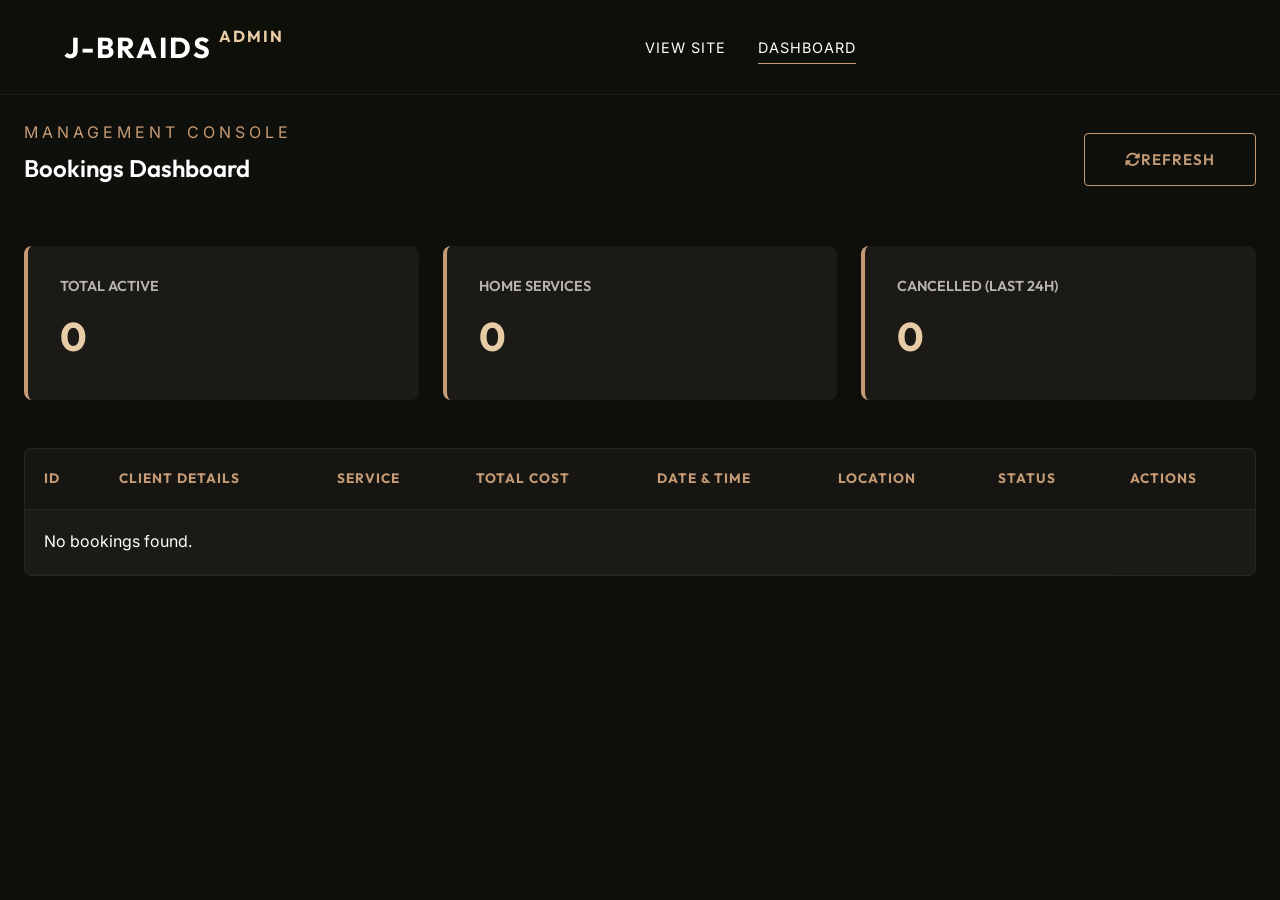
<file: admin.html>
<!DOCTYPE html>
<html lang="en">
<head>
    <meta charset="UTF-8">
    <meta name="viewport" content="width=device-width, initial-scale=1.0">
    <title>Admin Dashboard | J-Braids Abuja</title>
    <!-- Google Fonts -->
    <link href="https://fonts.googleapis.com/css2?family=Inter:wght@300;400;500;600&family=Outfit:wght@400;600;700;800&display=swap" rel="stylesheet">
    <link rel="stylesheet" href="https://cdnjs.cloudflare.com/ajax/libs/font-awesome/6.4.0/css/all.min.css">
    <link rel="stylesheet" href="css/style.css">
</head>
<body>

    <header class="site-header">
        <div class="container nav-container">
            <a href="index.html" class="logo">J-BRAIDS <span style="color:var(--color-primary-light); font-size: 1rem; vertical-align: top;">ADMIN</span></a>
            <nav class="nav-links">
                <a href="index.html">View Site</a>
                <a href="#" class="active">Dashboard</a>
            </nav>
            <div class="nav-actions">
                <button class="mobile-toggle"><i class="fas fa-bars"></i></button>
            </div>
        </div>
    </header>

    <div class="container admin-container">
        <div class="admin-header">
            <div>
                <span class="section-subtitle">Management Console</span>
                <h2>Bookings Dashboard</h2>
            </div>
            <div>
                <button id="refresh-btn" class="btn btn-outline"><i class="fas fa-sync-alt"></i> Refresh</button>
            </div>
        </div>

        <div class="stat-grid">
            <div class="stat-card">
                <h4>Total Active</h4>
                <div class="stat-value" id="stat-active">0</div>
            </div>
            <div class="stat-card">
                <h4>Home Services</h4>
                <div class="stat-value" id="stat-home">0</div>
            </div>
            <div class="stat-card">
                <h4>Cancelled (Last 24h)</h4>
                <div class="stat-value" id="stat-cancelled">0</div>
            </div>
        </div>

        <div class="table-responsive">
            <table class="admin-table" id="bookings-table">
                <thead>
                    <tr>
                        <th>ID</th>
                        <th>Client Details</th>
                        <th>Service</th>
                        <th>Total Cost</th>
                        <th>Date & Time</th>
                        <th>Location</th>
                        <th>Status</th>
                        <th>Actions</th>
                    </tr>
                </thead>
                <tbody id="bookings-tbody">
                    <!-- Javascript injected rows -->
                </tbody>
            </table>
        </div>
    </div>

    <!-- Reschedule Modal -->
    <div class="modal-overlay" id="reschedule-modal">
        <div class="modal-content">
            <h3 style="margin-bottom: 2rem;">Reschedule Booking #<span id="modal-booking-id"></span></h3>
            
            <form id="reschedule-form">
                <input type="hidden" id="reschedule-id">
                <div class="form-group" style="margin-bottom: 1.5rem;">
                    <label style="display:block; margin-bottom:0.5rem; color:var(--color-text-muted);">New Date</label>
                    <input type="date" id="new-date" class="form-control" style="width:100%; padding:1rem; background:var(--color-bg); border:1px solid rgba(255,255,255,0.1); color:white; border-radius:4px;" required>
                </div>
                <div class="form-group" style="margin-bottom: 2rem;">
                    <label style="display:block; margin-bottom:0.5rem; color:var(--color-text-muted);">New Time</label>
                    <input type="time" id="new-time" class="form-control" style="width:100%; padding:1rem; background:var(--color-bg); border:1px solid rgba(255,255,255,0.1); color:white; border-radius:4px;" required>
                </div>
                
                <div style="display: flex; gap: 1rem; justify-content: flex-end;">
                    <button type="button" class="btn btn-outline" id="close-modal-btn">Cancel</button>
                    <button type="submit" class="btn btn-primary">Save Changes</button>
                </div>
            </form>
        </div>
    </div>

    <!-- Delete Confirmation Modal -->
    <div class="modal-overlay" id="cancel-modal">
        <div class="modal-content">
            <h3 style="margin-bottom: 1rem; color: #ff7675;"><i class="fas fa-exclamation-triangle"></i> Cancel Booking</h3>
            <p class="text-muted" style="margin-bottom: 2rem;">Are you sure you want to cancel this booking? It will display as cancelled for 24 hours.</p>
            
            <input type="hidden" id="cancel-id">
            <div style="display: flex; gap: 1rem; justify-content: flex-end;">
                <button type="button" class="btn btn-outline" id="close-cancel-btn">Go Back</button>
                <button type="button" class="btn btn-primary" id="confirm-cancel-btn" style="background:#ff7675; color:white; border:none;">Yes, Cancel</button>
            </div>
        </div>
    </div>

    <script src="js/admin.js"></script>
</body>
</html>
</file>
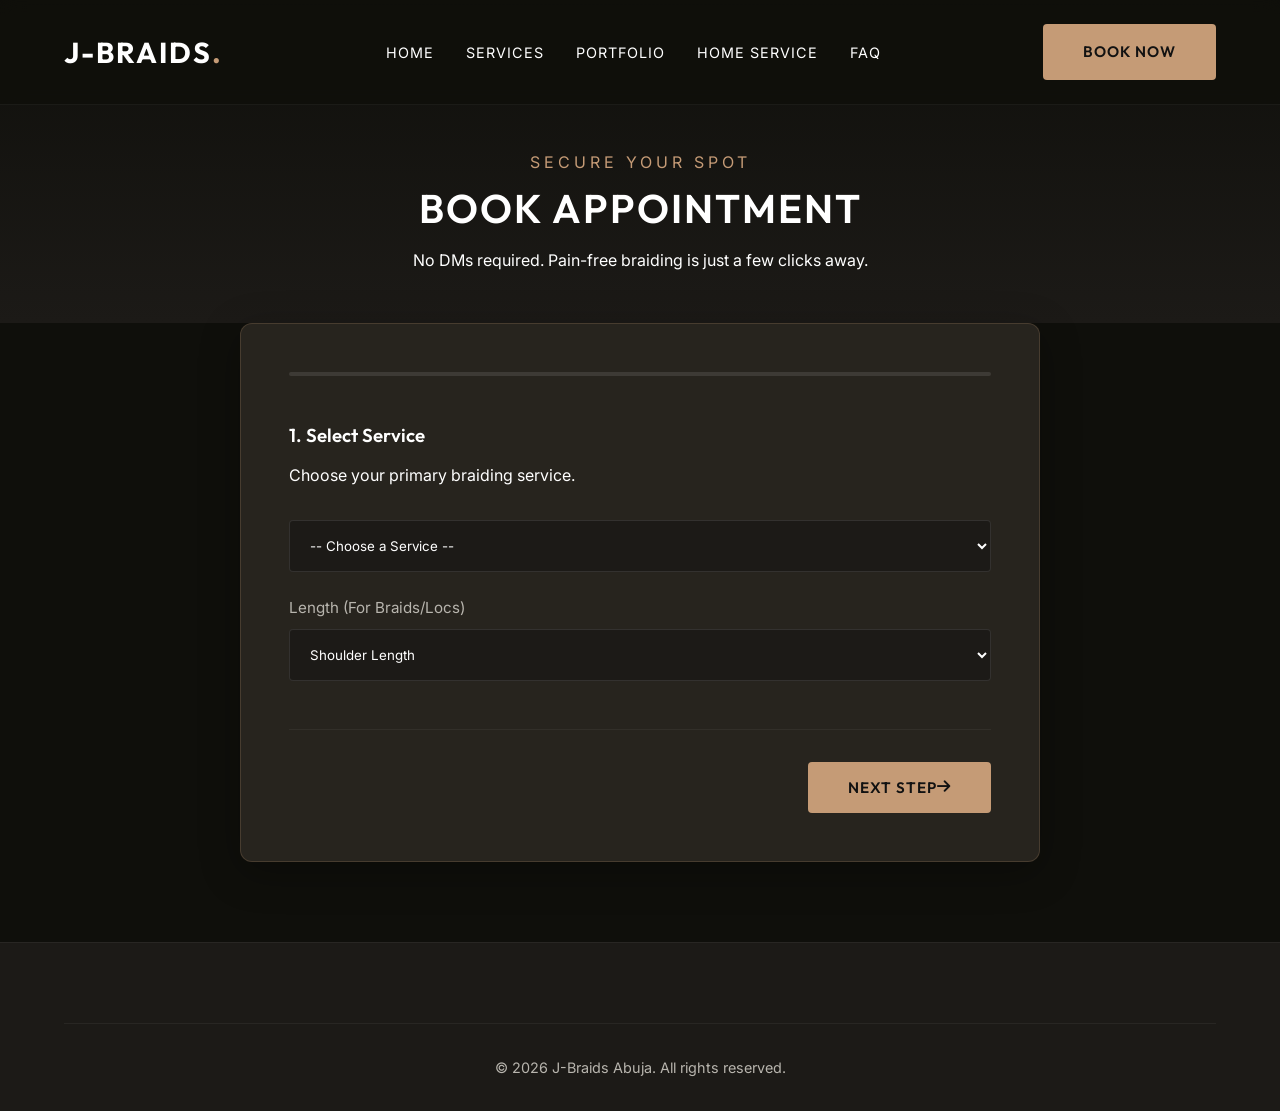
<file: booking.html>
<!DOCTYPE html>
<html lang="en">
<head>
    <meta charset="UTF-8">
    <meta name="viewport" content="width=device-width, initial-scale=1.0">
    <title>Book Appointment | J-Braids Abuja</title>
    <!-- Google Fonts -->
    <link href="https://fonts.googleapis.com/css2?family=Inter:wght@300;400;500;600&family=Outfit:wght@400;600;700;800&display=swap" rel="stylesheet">
    <link rel="stylesheet" href="https://cdnjs.cloudflare.com/ajax/libs/font-awesome/6.4.0/css/all.min.css">
    <link rel="stylesheet" href="css/style.css">
    <style>
        .booking-hero {
            padding-top: 150px;
            padding-bottom: 50px;
            text-align: center;
            background: linear-gradient(180deg, var(--color-bg) 0%, var(--color-bg-secondary) 100%);
        }
        
        .booking-container {
            max-width: 800px;
            background: var(--color-bg-tertiary);
            border: 1px solid rgba(197, 155, 118, 0.2);
            border-radius: 12px;
            padding: 3rem;
            margin: 0 auto 5rem;
            position: relative;
            box-shadow: 0 10px 40px rgba(0,0,0,0.3);
        }

        .progress-container {
            width: 100%;
            height: 4px;
            background: rgba(255,255,255,0.1);
            margin-bottom: 3rem;
            border-radius: 2px;
            overflow: hidden;
        }

        .progress-bar {
            height: 100%;
            background: var(--color-primary);
            width: 0%;
            transition: width 0.4s ease;
        }

        .booking-step {
            display: none;
            animation: fadeIn 0.4s ease forwards;
        }

        .booking-step.active {
            display: block;
        }

        @keyframes fadeIn {
            from { opacity: 0; transform: translateY(10px); }
            to { opacity: 1; transform: translateY(0); }
        }

        .form-group {
            margin-bottom: 1.5rem;
        }

        .form-group label {
            display: block;
            margin-bottom: 0.5rem;
            color: var(--color-text-muted);
            font-size: 0.95rem;
        }

        .form-control {
            width: 100%;
            padding: 1rem;
            background: var(--color-bg-secondary);
            border: 1px solid rgba(255,255,255,0.1);
            color: var(--color-text);
            border-radius: 4px;
            font-family: var(--font-body);
        }

        .form-control:focus {
            outline: none;
            border-color: var(--color-primary);
        }

        .radio-grid {
            display: grid;
            grid-template-columns: 1fr 1fr;
            gap: 1rem;
        }

        .radio-card {
            position: relative;
        }

        .radio-card input {
            position: absolute;
            opacity: 0;
            cursor: pointer;
        }

        .radio-card label {
            display: block;
            padding: 1.5rem;
            background: var(--color-bg-secondary);
            border: 1px solid rgba(255,255,255,0.1);
            border-radius: 8px;
            cursor: pointer;
            transition: var(--transition);
        }

        .radio-card input:checked ~ label {
            border-color: var(--color-primary);
            background: rgba(197, 155, 118, 0.1);
            box-shadow: var(--shadow-glow);
        }

        .radio-card label strong {
            display: block;
            font-family: var(--font-heading);
            font-size: 1.1rem;
            margin-bottom: 0.5rem;
            color: var(--color-text);
        }

        .step-actions {
            display: flex;
            justify-content: space-between;
            margin-top: 3rem;
            border-top: 1px solid rgba(255,255,255,0.05);
            padding-top: 2rem;
        }

        #home-service-fields {
            display: none;
            margin-top: 1.5rem;
            padding: 1.5rem;
            background: rgba(197, 155, 118, 0.05);
            border-radius: 8px;
            border-left: 3px solid var(--color-primary);
        }
        
        .success-message {
            display: none;
            text-align: center;
        }
        .success-message i {
            font-size: 4rem;
            color: var(--color-success);
            margin-bottom: 1rem;
        }
    </style>
</head>
<body>

    <header class="site-header">
        <div class="container nav-container">
            <a href="index.html" class="logo">J-BRAIDS<span>.</span></a>
            <nav class="nav-links">
                <a href="index.html">Home</a>
                <a href="services.html">Services</a>
                <a href="portfolio.html">Portfolio</a>
                <a href="home-service.html">Home Service</a>
                <a href="faq.html">FAQ</a>
            </nav>
            <div class="nav-actions">
                <a href="booking.html" class="btn btn-primary">Book Now</a>
                <button class="mobile-toggle"><i class="fas fa-bars"></i></button>
            </div>
        </div>
    </header>

    <section class="booking-hero">
        <div class="container">
            <span class="section-subtitle">Secure Your Spot</span>
            <h1 class="section-title" style="margin-bottom: 1rem;">Book Appointment</h1>
            <p class="text-muted">No DMs required. Pain-free braiding is just a few clicks away.</p>
        </div>
    </section>

    <div class="container">
        <div class="booking-container">
            
            <div id="booking-success" class="success-message">
                <i class="fas fa-check-circle"></i>
                <h2>Booking Confirmed!</h2>
                <p class="text-muted">Your appointment has been successfully booked. We've sent the details via SMS.</p>
                <div style="margin-top: 2rem;">
                    <a href="index.html" class="btn btn-primary">Return Home</a>
                </div>
            </div>

            <form id="booking-form">
                <div class="progress-container">
                    <div class="progress-bar" id="booking-progress"></div>
                </div>

                <!-- Step 1: Select Service -->
                <div class="booking-step active">
                    <h3>1. Select Service</h3>
                    <p class="text-muted" style="margin-bottom: 2rem;">Choose your primary braiding service.</p>
                    
                    <div class="form-group">
                        <select name="service" class="form-control" required>
                            <option value="">-- Choose a Service --</option>
                            <optgroup label="Braids">
                                <option value="knotless_medium">Medium Knotless Braids</option>
                                <option value="knotless_large">Large/Jumbo Knotless Braids</option>
                                <option value="knotless_small">Small Knotless Braids</option>
                                <option value="box_braids">Traditional Box Braids</option>
                                <option value="ghana_weaving">Ghana Weaving / Stitch Braids</option>
                            </optgroup>
                            <optgroup label="Locs & Natural Hair">
                                <option value="starter_locs">Starter Locs</option>
                                <option value="loc_retwist">Loc Retwist & Styling</option>
                                <option value="faux_locs">Bohemian Faux Locs</option>
                            </optgroup>
                            <optgroup label="Other Services">
                                <option value="kids_braids">Kids Braiding (Under 12)</option>
                                <option value="wig_revamp">Wig Revamp & Styling</option>
                            </optgroup>
                        </select>
                    </div>

                    <div class="form-group">
                        <label>Length (For Braids/Locs)</label>
                        <select name="length" class="form-control">
                            <option value="shoulder">Shoulder Length</option>
                            <option value="mid_back">Mid-Back Length (+₦5,000)</option>
                            <option value="waist">Waist Length (+₦10,000)</option>
                            <option value="knee">Knee Length (+₦20,000)</option>
                        </select>
                    </div>

                    <div class="step-actions" style="justify-content: flex-end;">
                        <button type="button" class="btn btn-primary next-step">Next Step <i class="fas fa-arrow-right"></i></button>
                    </div>
                </div>

                <!-- Step 2: Location & Add-ons -->
                <div class="booking-step">
                    <h3>2. Location & Add-ons</h3>
                    <p class="text-muted" style="margin-bottom: 2rem;">Where would you like to get styled?</p>
                    
                    <div class="form-group radio-grid">
                        <div class="radio-card">
                            <input type="radio" name="service_location" id="loc-salon" value="salon" checked>
                            <label for="loc-salon">
                                <strong><i class="fas fa-store"></i> In-Salon Visit</strong>
                                <span class="text-muted" style="font-size: 0.9em;">4 Lobito Crescent, Wuse 2. Free WiFi, snacks.</span>
                            </label>
                        </div>
                        <div class="radio-card">
                            <input type="radio" name="service_location" id="loc-home" value="home">
                            <label for="loc-home">
                                <strong><i class="fas fa-home"></i> Home Service</strong>
                                <span class="text-muted" style="font-size: 0.9em;">We come to you. Travel fee applies based on location.</span>
                            </label>
                        </div>
                    </div>

                    <div id="home-service-fields">
                        <div class="form-group">
                            <label>Abuja Area / District</label>
                            <select name="home_area" class="form-control">
                                <option value="wuse">Wuse / Maitama (+₦10,000 Travel Fee)</option>
                                <option value="garki">Garki / Asokoro (+₦15,000 Travel Fee)</option>
                                <option value="gwarinpa">Gwarinpa / Life Camp (+₦15,000 Travel Fee)</option>
                                <option value="lugbe">Lugbe / Airport Road (+₦25,000 Travel Fee)</option>
                            </select>
                        </div>
                        <div class="form-group">
                            <label>Full Address</label>
                            <input type="text" name="home_address" class="form-control" placeholder="House 4, Street Name, Estate...">
                        </div>
                    </div>

                    <div class="form-group" style="margin-top: 2rem;">
                        <label>Do you need hair washing before braiding?</label>
                        <select name="wash" class="form-control">
                            <option value="no">No, I will arrive with freshly washed/blow-dried hair.</option>
                            <option value="yes">Yes, add Wash & Conditioning (+₦5,000)</option>
                        </select>
                    </div>

                    <div class="step-actions">
                        <button type="button" class="btn btn-outline prev-step"><i class="fas fa-arrow-left"></i> Back</button>
                        <button type="button" class="btn btn-primary next-step">Next Step <i class="fas fa-arrow-right"></i></button>
                    </div>
                </div>

                <!-- Step 3: Date & Time -->
                <div class="booking-step">
                    <h3>3. Pick Date & Time</h3>
                    <p class="text-muted" style="margin-bottom: 2rem;">We are open 24/7. Select your preferred slot.</p>
                    
                    <div class="form-group">
                        <label>Preferred Date</label>
                        <input type="date" name="date" class="form-control" required>
                    </div>

                    <div class="form-group">
                        <label>Preferred Time (Note: Early Morning/Night slots may have a premium fee)</label>
                        <input type="time" name="time" class="form-control" required>
                    </div>

                    <div class="step-actions">
                        <button type="button" class="btn btn-outline prev-step"><i class="fas fa-arrow-left"></i> Back</button>
                        <button type="button" class="btn btn-primary next-step">Next Step <i class="fas fa-arrow-right"></i></button>
                    </div>
                </div>

                <!-- Step 4: Details & Confirm -->
                <div class="booking-step">
                    <h3>4. Your Details</h3>
                    <p class="text-muted" style="margin-bottom: 2rem;">Almost done! Let us know who to expect.</p>
                    
                    <div class="form-group">
                        <label>Full Name</label>
                        <input type="text" name="name" class="form-control" required placeholder="Jane Doe">
                    </div>

                    <div class="form-group">
                        <label>WhatsApp Number (For Reminders)</label>
                        <input type="tel" name="phone" class="form-control" required placeholder="+234 xxx xxxx">
                    </div>

                    <div class="form-group">
                        <label>Email Address</label>
                        <input type="email" name="email" class="form-control" required placeholder="jane@example.com">
                    </div>

                    <div class="form-group">
                        <label>Any special requests? (E.g. Tender headed, bringing own extensions)</label>
                        <textarea name="notes" class="form-control" rows="3" placeholder="Optional notes..."></textarea>
                    </div>

                    <div class="step-actions">
                        <button type="button" class="btn btn-outline prev-step"><i class="fas fa-arrow-left"></i> Back</button>
                        <button type="submit" class="btn btn-primary">Confirm Booking <i class="fas fa-check"></i></button>
                    </div>
                </div>

            </form>
        </div>
    </div>

    <footer class="site-footer">
        <div class="container">
            <div class="footer-bottom">
                &copy; 2026 J-Braids Abuja. All rights reserved.
            </div>
        </div>
    </footer>

    <script src="js/main.js"></script>
</body>
</html>
</file>
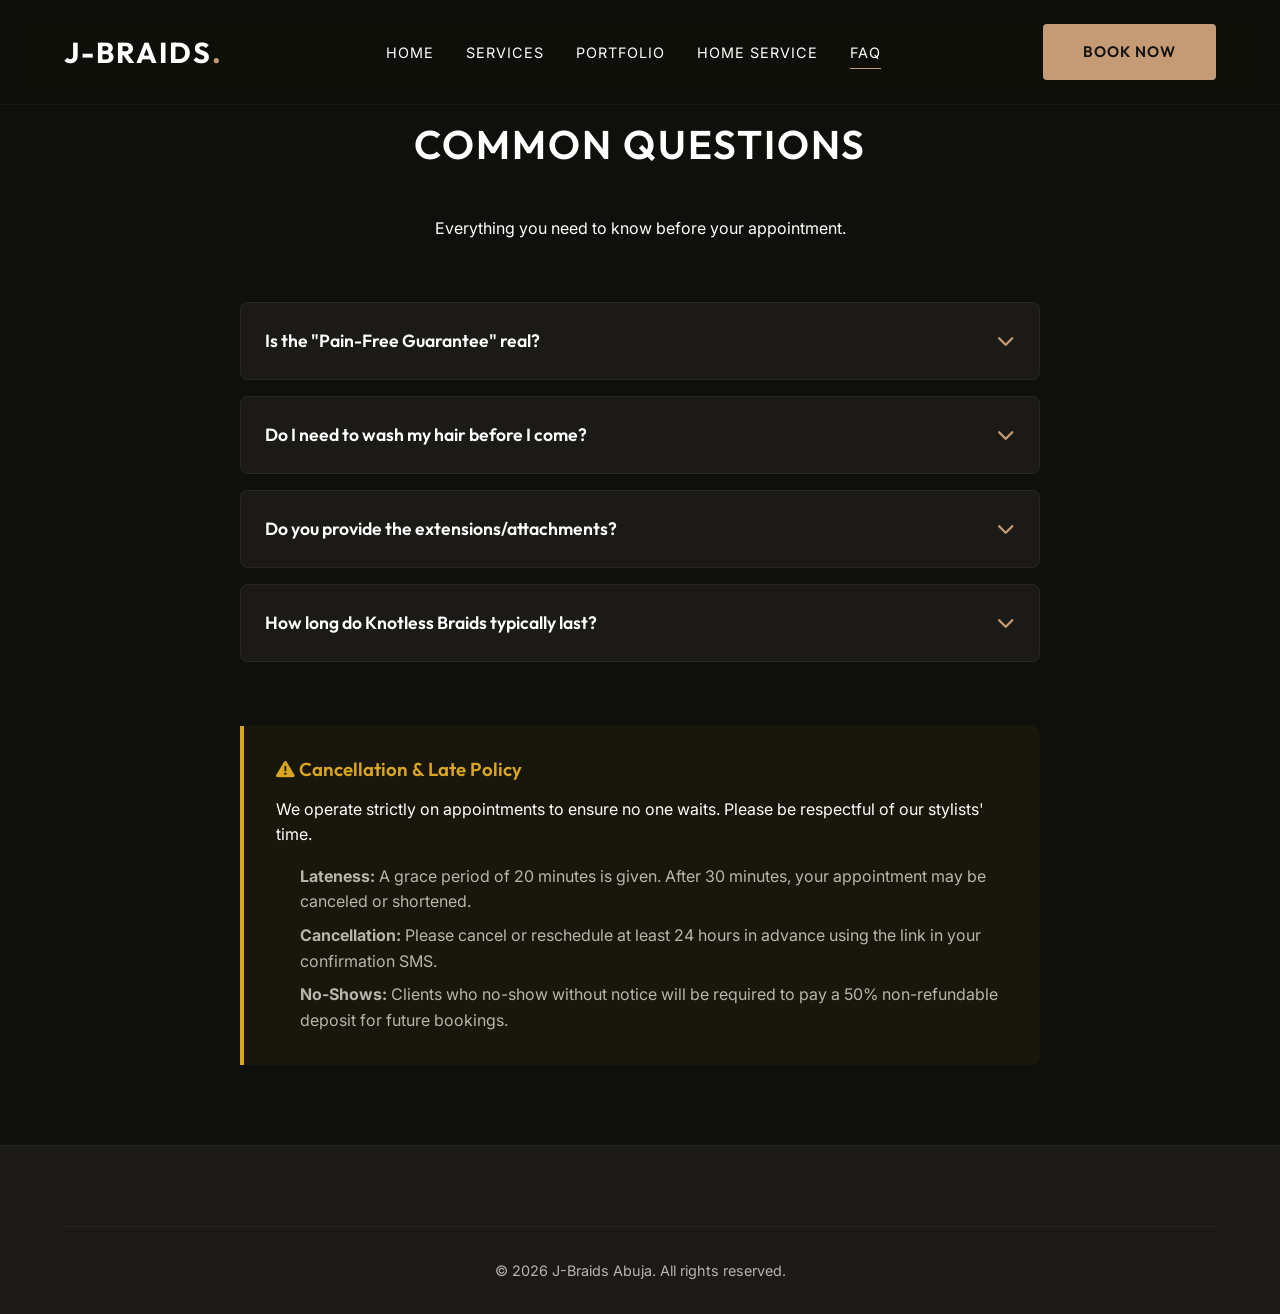
<file: faq.html>
<!DOCTYPE html>
<html lang="en">
<head>
    <meta charset="UTF-8">
    <meta name="viewport" content="width=device-width, initial-scale=1.0">
    <title>FAQ & Policies | J-Braids Abuja</title>
    <link href="https://fonts.googleapis.com/css2?family=Inter:wght@300;400;500;600&family=Outfit:wght@400;600;700;800&display=swap" rel="stylesheet">
    <link rel="stylesheet" href="https://cdnjs.cloudflare.com/ajax/libs/font-awesome/6.4.0/css/all.min.css">
    <link rel="stylesheet" href="css/style.css">
    <style>
        .faq-hero {
            padding: 120px 0 60px;
            text-align: center;
        }

        .faq-container {
            max-width: 800px;
            margin: 0 auto 5rem;
        }

        .faq-item {
            background: var(--color-bg-secondary);
            border: 1px solid rgba(255,255,255,0.05);
            border-radius: 8px;
            margin-bottom: 1rem;
            overflow: hidden;
            transition: var(--transition);
        }

        .faq-item:hover {
            border-color: rgba(197, 155, 118, 0.4);
        }

        .faq-question {
            padding: 1.5rem;
            cursor: pointer;
            display: flex;
            justify-content: space-between;
            align-items: center;
            font-family: var(--font-heading);
            font-size: 1.1rem;
            font-weight: 600;
        }

        .faq-question i {
            color: var(--color-primary);
            transition: transform 0.3s ease;
        }

        .faq-answer {
            padding: 0 1.5rem;
            max-height: 0;
            overflow: hidden;
            transition: all 0.3s ease;
            color: var(--color-text-muted);
        }

        .faq-item.active .faq-question i {
            transform: rotate(180deg);
        }

        .faq-item.active .faq-answer {
            padding: 0 1.5rem 1.5rem;
            max-height: 500px; /* Arbitrary large height for animation */
        }

        .policy-box {
            background: rgba(218, 165, 32, 0.05); /* Accent tint */
            border-left: 4px solid var(--color-accent);
            padding: 2rem;
            margin-top: 4rem;
            border-radius: 0 8px 8px 0;
        }

        .policy-box h3 {
            color: var(--color-accent);
            margin-bottom: 1rem;
        }
    </style>
</head>
<body>

    <header class="site-header">
        <div class="container nav-container">
            <a href="index.html" class="logo">J-BRAIDS<span>.</span></a>
            <nav class="nav-links">
                <a href="index.html">Home</a>
                <a href="services.html">Services</a>
                <a href="portfolio.html">Portfolio</a>
                <a href="home-service.html">Home Service</a>
                <a href="faq.html" class="active">FAQ</a>
            </nav>
            <div class="nav-actions">
                <a href="booking.html" class="btn btn-primary">Book Now</a>
                <button class="mobile-toggle"><i class="fas fa-bars"></i></button>
            </div>
        </div>
    </header>

    <section class="faq-hero">
        <div class="container">
            <h1 class="section-title">Common Questions</h1>
            <p class="text-muted">Everything you need to know before your appointment.</p>
        </div>
    </section>

    <div class="container">
        <div class="faq-container">
            
            <div class="faq-item">
                <div class="faq-question">
                    Is the "Pain-Free Guarantee" real? 
                    <i class="fas fa-chevron-down"></i>
                </div>
                <div class="faq-answer">
                    <p>Yes! This is our strict policy. We do not grip your edges tightly, and our knotless method ensures zero tension on your scalp. You should be able to sleep comfortably on the very same day.</p>
                </div>
            </div>

            <div class="faq-item">
                <div class="faq-question">
                    Do I need to wash my hair before I come?
                    <i class="fas fa-chevron-down"></i>
                </div>
                <div class="faq-answer">
                    <p>We prefer you arrive with detangled, washed, and blown-out hair. However, if you'd like us to handle that, simply add the "Wash & Deep Condition" add-on when booking for just ₦5,000.</p>
                </div>
            </div>

            <div class="faq-item">
                <div class="faq-question">
                    Do you provide the extensions/attachments?
                    <i class="fas fa-chevron-down"></i>
                </div>
                <div class="faq-answer">
                    <p>Our prices cover the workmanship only. We kindly ask clients to bring their preferred colour and brand of extensions to ensure complete satisfaction. We will text you exactly how many packs to bring after you book.</p>
                </div>
            </div>

            <div class="faq-item">
                <div class="faq-question">
                    How long do Knotless Braids typically last?
                    <i class="fas fa-chevron-down"></i>
                </div>
                <div class="faq-answer">
                    <p>With proper care, wrapping at night, and moisturizing your scalp, small to medium knotless braids can last 6 to 8 weeks beautifully.</p>
                </div>
            </div>

            <!-- Cancellation Policy -->
            <div class="policy-box">
                <h3><i class="fas fa-exclamation-triangle"></i> Cancellation & Late Policy</h3>
                <p>We operate strictly on appointments to ensure no one waits. Please be respectful of our stylists' time.</p>
                <ul style="margin-top: 1rem; margin-left: 1.5rem; color: var(--color-text-muted);">
                    <li style="margin-bottom: 0.5rem;"><strong>Lateness:</strong> A grace period of 20 minutes is given. After 30 minutes, your appointment may be canceled or shortened.</li>
                    <li style="margin-bottom: 0.5rem;"><strong>Cancellation:</strong> Please cancel or reschedule at least 24 hours in advance using the link in your confirmation SMS.</li>
                    <li><strong>No-Shows:</strong> Clients who no-show without notice will be required to pay a 50% non-refundable deposit for future bookings.</li>
                </ul>
            </div>

        </div>
    </div>

    <footer class="site-footer">
        <div class="container">
            <div class="footer-bottom">
                &copy; 2026 J-Braids Abuja. All rights reserved.
            </div>
        </div>
    </footer>

    <script src="js/main.js"></script>
    <script>
        // Simple FAQ Accordion Logic
        document.querySelectorAll('.faq-question').forEach(btn => {
            btn.addEventListener('click', () => {
                const parent = btn.parentElement;
                parent.classList.toggle('active');
            });
        });
    </script>
</body>
</html>
</file>
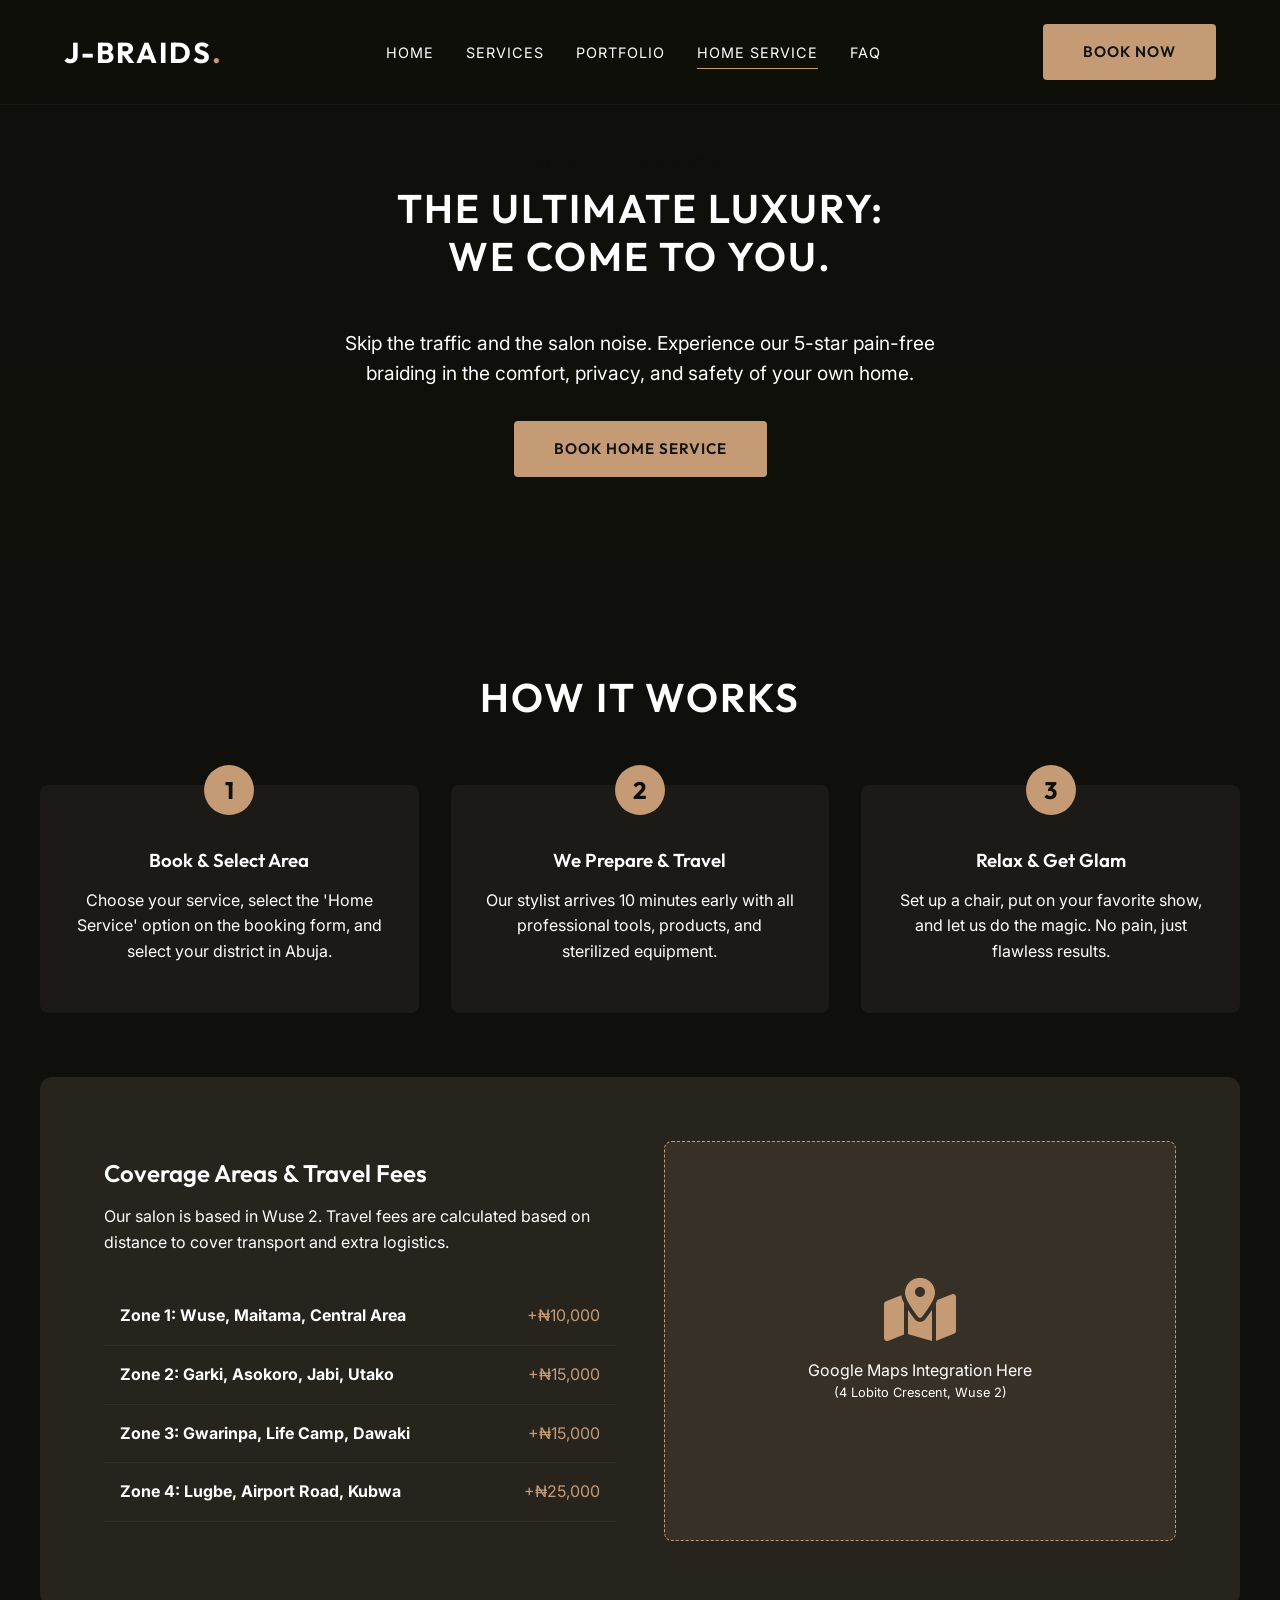
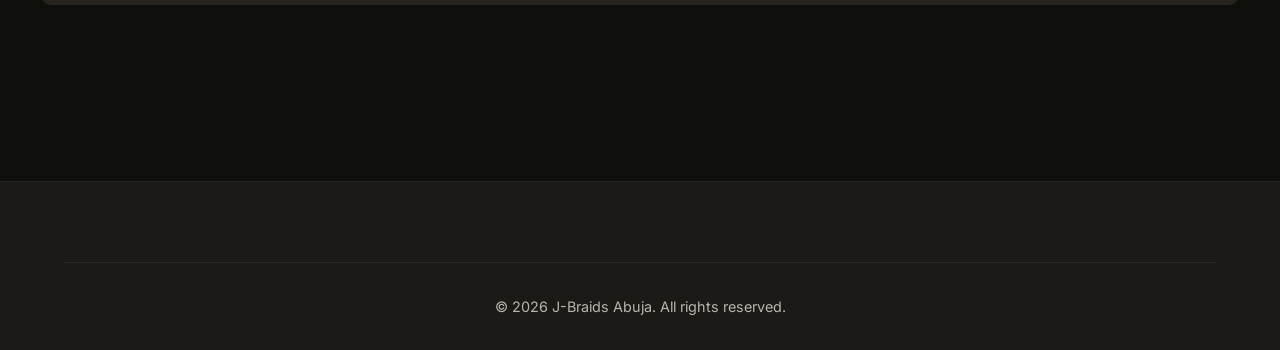
<file: home-service.html>
<!DOCTYPE html>
<html lang="en">
<head>
    <meta charset="UTF-8">
    <meta name="viewport" content="width=device-width, initial-scale=1.0">
    <title>Home Service 24/7 | J-Braids Abuja</title>
    <link href="https://fonts.googleapis.com/css2?family=Inter:wght@300;400;500;600&family=Outfit:wght@400;600;700;800&display=swap" rel="stylesheet">
    <link rel="stylesheet" href="https://cdnjs.cloudflare.com/ajax/libs/font-awesome/6.4.0/css/all.min.css">
    <link rel="stylesheet" href="css/style.css">
    <style>
        .hs-hero {
            padding: 150px 0 100px;
            background: linear-gradient(rgba(15,15,11,0.8), rgba(15,15,11,0.9)), url('https://images.unsplash.com/photo-1522337660859-02fbefca4702?auto=format&fit=crop&w=1200&q=80') center/cover;
            text-align: center;
        }

        .steps-container {
            display: grid;
            grid-template-columns: repeat(auto-fit, minmax(280px, 1fr));
            gap: 2rem;
            margin: 4rem 0;
        }

        .step-box {
            background: var(--color-bg-secondary);
            padding: 3rem 2rem;
            border-radius: 8px;
            text-align: center;
            position: relative;
        }

        .step-number {
            position: absolute;
            top: -20px;
            left: 50%;
            transform: translateX(-50%);
            width: 50px;
            height: 50px;
            background: var(--color-primary);
            color: var(--color-bg);
            border-radius: 50%;
            display: flex;
            justify-content: center;
            align-items: center;
            font-family: var(--font-heading);
            font-size: 1.5rem;
            font-weight: 700;
        }

        .map-section {
            background: var(--color-bg-tertiary);
            padding: 4rem;
            border-radius: 12px;
            display: grid;
            grid-template-columns: 1fr 1fr;
            gap: 3rem;
            align-items: center;
            margin-bottom: 5rem;
        }

        .zone-list li {
            padding: 1rem;
            border-bottom: 1px solid rgba(255,255,255,0.05);
            display: flex;
            justify-content: space-between;
        }

        @media(max-width: 768px) {
            .map-section {
                grid-template-columns: 1fr;
                padding: 2rem;
            }
        }
    </style>
</head>
<body>

    <header class="site-header">
        <div class="container nav-container">
            <a href="index.html" class="logo">J-BRAIDS<span>.</span></a>
            <nav class="nav-links">
                <a href="index.html">Home</a>
                <a href="services.html">Services</a>
                <a href="portfolio.html">Portfolio</a>
                <a href="home-service.html" class="active">Home Service</a>
                <a href="faq.html">FAQ</a>
            </nav>
            <div class="nav-actions">
                <a href="booking.html" class="btn btn-primary">Book Now</a>
                <button class="mobile-toggle"><i class="fas fa-bars"></i></button>
            </div>
        </div>
    </header>

    <section class="hs-hero">
        <div class="container" style="max-width: 700px;">
            <span class="section-subtitle" style="color: var(--color-bg);">At Your Doorstep</span>
            <h1 class="section-title">The Ultimate Luxury: <br>We Come To You.</h1>
            <p style="font-size: 1.2rem; margin-bottom: 2rem;">Skip the traffic and the salon noise. Experience our 5-star pain-free braiding in the comfort, privacy, and safety of your own home.</p>
            <a href="booking.html" class="btn btn-primary">Book Home Service</a>
        </div>
    </section>

    <div class="container section">
        <div class="text-center">
            <h2 class="section-title">How It Works</h2>
        </div>

        <div class="steps-container">
            <div class="step-box">
                <div class="step-number">1</div>
                <h3 style="margin-top: 1rem;">Book & Select Area</h3>
                <p class="text-muted">Choose your service, select the 'Home Service' option on the booking form, and select your district in Abuja.</p>
            </div>
            <div class="step-box">
                <div class="step-number">2</div>
                <h3 style="margin-top: 1rem;">We Prepare & Travel</h3>
                <p class="text-muted">Our stylist arrives 10 minutes early with all professional tools, products, and sterilized equipment.</p>
            </div>
            <div class="step-box">
                <div class="step-number">3</div>
                <h3 style="margin-top: 1rem;">Relax & Get Glam</h3>
                <p class="text-muted">Set up a chair, put on your favorite show, and let us do the magic. No pain, just flawless results.</p>
            </div>
        </div>

        <div class="map-section">
            <div>
                <h2>Coverage Areas & Travel Fees</h2>
                <p class="text-muted" style="margin-bottom: 2rem;">Our salon is based in Wuse 2. Travel fees are calculated based on distance to cover transport and extra logistics.</p>
                
                <ul class="zone-list">
                    <li>
                        <strong>Zone 1: Wuse, Maitama, Central Area</strong>
                        <span class="text-primary">+₦10,000</span>
                    </li>
                    <li>
                        <strong>Zone 2: Garki, Asokoro, Jabi, Utako</strong>
                        <span class="text-primary">+₦15,000</span>
                    </li>
                    <li>
                        <strong>Zone 3: Gwarinpa, Life Camp, Dawaki</strong>
                        <span class="text-primary">+₦15,000</span>
                    </li>
                    <li>
                        <strong>Zone 4: Lugbe, Airport Road, Kubwa</strong>
                        <span class="text-primary">+₦25,000</span>
                    </li>
                </ul>
            </div>
            <div>
                <!-- Mock Map visual -->
                <div style="background: rgba(197, 155, 118, 0.1); border: 1px dashed var(--color-primary); height: 400px; border-radius: 8px; display: flex; justify-content: center; align-items: center; flex-direction: column;">
                    <i class="fas fa-map-marked-alt" style="font-size: 4rem; color: var(--color-primary); margin-bottom: 1rem;"></i>
                    <p>Google Maps Integration Here</p>
                    <p class="text-muted" style="font-size: 0.8rem;">(4 Lobito Crescent, Wuse 2)</p>
                </div>
            </div>
        </div>
    </div>

    <footer class="site-footer">
        <div class="container">
            <div class="footer-bottom">
                &copy; 2026 J-Braids Abuja. All rights reserved.
            </div>
        </div>
    </footer>

    <script src="js/main.js"></script>
</body>
</html>
</file>
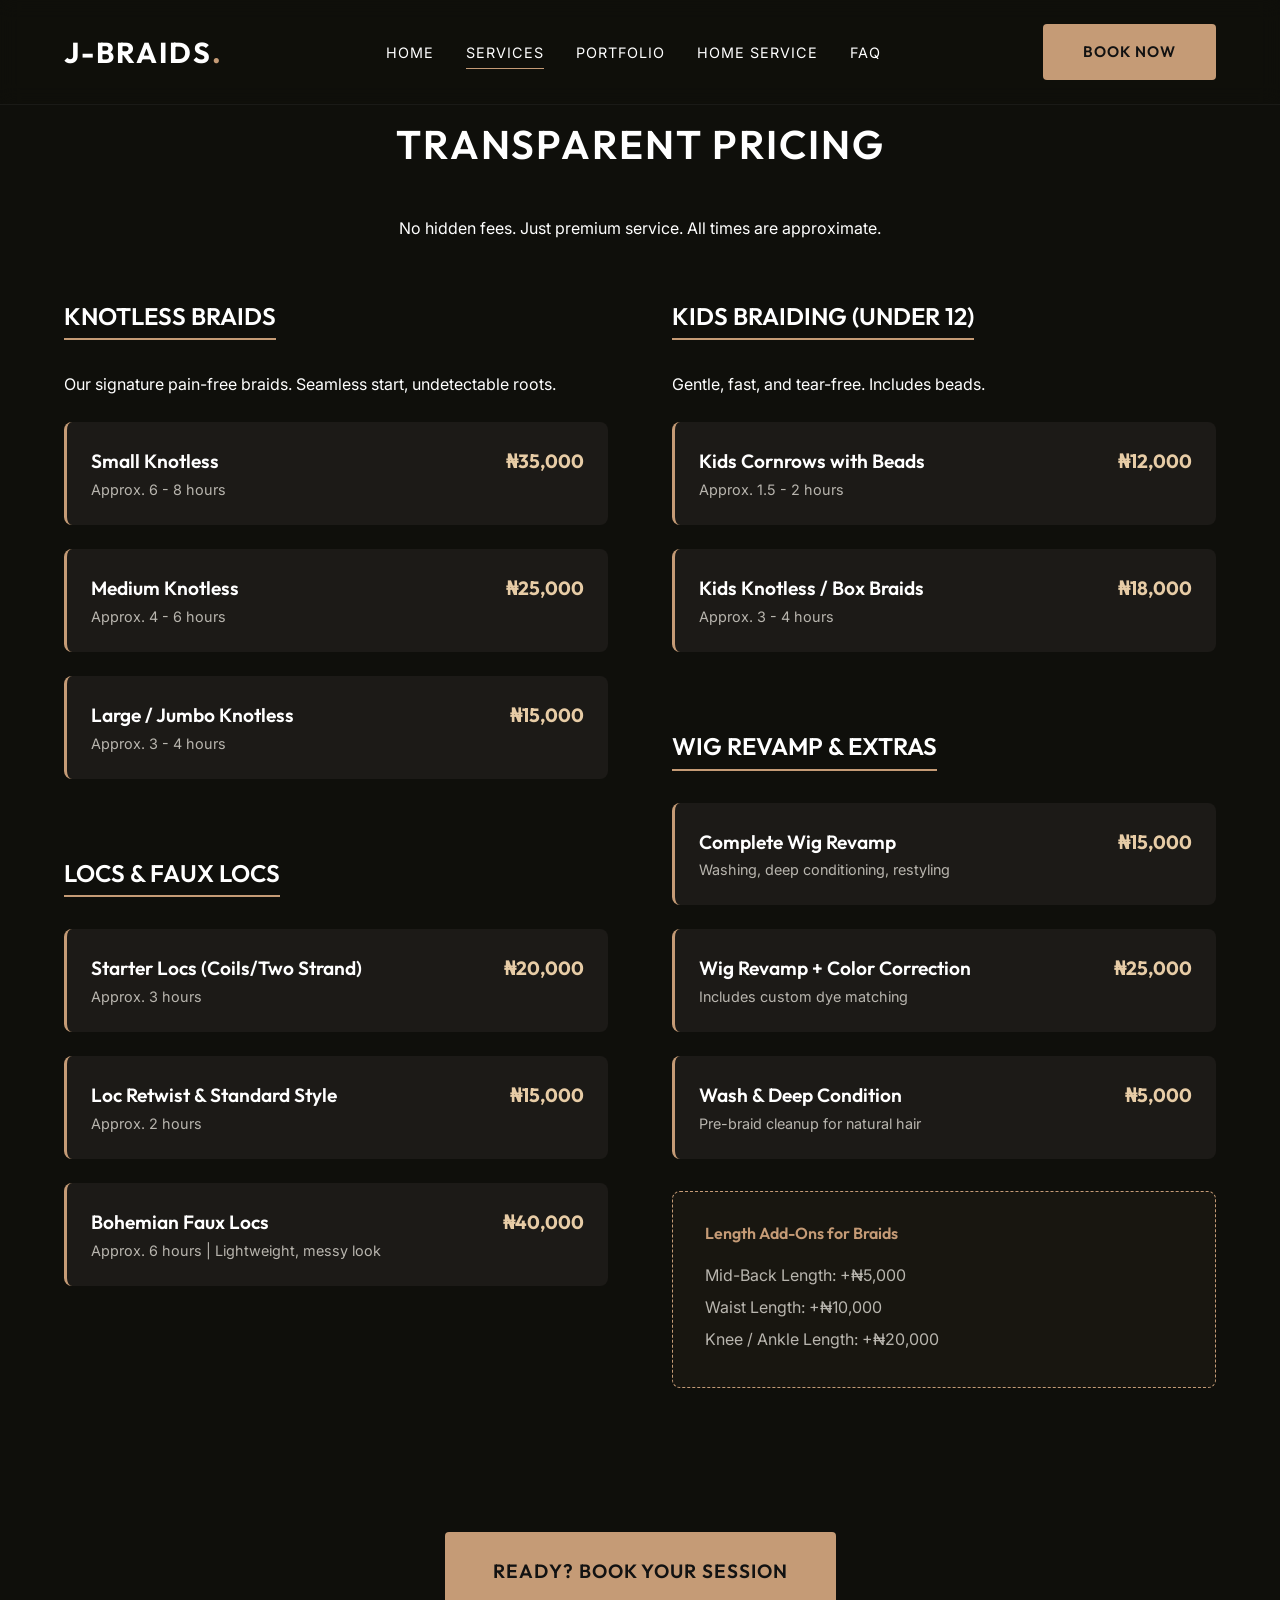
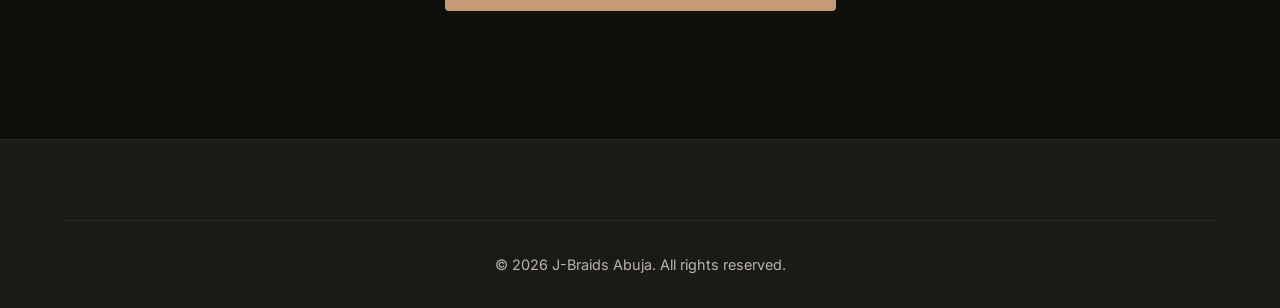
<file: services.html>
<!DOCTYPE html>
<html lang="en">
<head>
    <meta charset="UTF-8">
    <meta name="viewport" content="width=device-width, initial-scale=1.0">
    <title>Service Menu & Pricing | J-Braids Abuja</title>
    <link href="https://fonts.googleapis.com/css2?family=Inter:wght@300;400;500;600&family=Outfit:wght@400;600;700;800&display=swap" rel="stylesheet">
    <link rel="stylesheet" href="https://cdnjs.cloudflare.com/ajax/libs/font-awesome/6.4.0/css/all.min.css">
    <link rel="stylesheet" href="css/style.css">
    <style>
        .menu-hero {
            padding: 120px 0 60px;
            text-align: center;
        }

        .menu-category {
            margin-bottom: 5rem;
        }

        .menu-category h2 {
            border-bottom: 2px solid var(--color-primary);
            display: inline-block;
            padding-bottom: 0.5rem;
            margin-bottom: 2rem;
            text-transform: uppercase;
        }

        .price-list {
            display: grid;
            grid-template-columns: 1fr;
            gap: 1.5rem;
            max-width: 800px;
        }

        .price-item {
            display: flex;
            justify-content: space-between;
            align-items: baseline;
            background: var(--color-bg-secondary);
            padding: 1.5rem;
            border-radius: 8px;
            border-left: 3px solid var(--color-primary);
            transition: var(--transition);
        }

        .price-item:hover {
            transform: translateX(10px);
            background: var(--color-bg-tertiary);
        }

        .price-details h4 {
            margin-bottom: 0.3rem;
            font-size: 1.2rem;
        }

        .price-details p {
            color: var(--color-text-muted);
            font-size: 0.9rem;
        }

        .price-amount {
            font-family: var(--font-heading);
            font-size: 1.2rem;
            font-weight: 700;
            color: var(--color-primary-light);
        }

        .add-on-box {
            background: rgba(197, 155, 118, 0.05);
            padding: 2rem;
            border-radius: 8px;
            margin-top: 2rem;
            border: 1px dashed var(--color-primary);
        }

        .add-on-box h4 {
            color: var(--color-primary);
        }

        .split-layout {
            display: grid;
            grid-template-columns: 1fr 1fr;
            gap: 4rem;
        }

        @media(max-width: 768px) {
            .split-layout { grid-template-columns: 1fr; }
            .price-item { flex-direction: column; gap: 1rem; }
        }
    </style>
</head>
<body>

    <header class="site-header">
        <div class="container nav-container">
            <a href="index.html" class="logo">J-BRAIDS<span>.</span></a>
            <nav class="nav-links">
                <a href="index.html">Home</a>
                <a href="services.html" class="active">Services</a>
                <a href="portfolio.html">Portfolio</a>
                <a href="home-service.html">Home Service</a>
                <a href="faq.html">FAQ</a>
            </nav>
            <div class="nav-actions">
                <a href="booking.html" class="btn btn-primary">Book Now</a>
                <button class="mobile-toggle"><i class="fas fa-bars"></i></button>
            </div>
        </div>
    </header>

    <section class="menu-hero">
        <div class="container">
            <h1 class="section-title">Transparent Pricing</h1>
            <p class="text-muted">No hidden fees. Just premium service. All times are approximate.</p>
        </div>
    </section>

    <div class="container">
        <div class="split-layout">
            <div>
                <!-- Knotless -->
                <div class="menu-category" id="knotless">
                    <h2>Knotless Braids</h2>
                    <p class="text-muted" style="margin-bottom: 1.5rem;">Our signature pain-free braids. Seamless start, undetectable roots.</p>
                    <div class="price-list">
                        <div class="price-item">
                            <div class="price-details">
                                <h4>Small Knotless</h4>
                                <p>Approx. 6 - 8 hours</p>
                            </div>
                            <div class="price-amount">₦35,000</div>
                        </div>
                        <div class="price-item">
                            <div class="price-details">
                                <h4>Medium Knotless</h4>
                                <p>Approx. 4 - 6 hours</p>
                            </div>
                            <div class="price-amount">₦25,000</div>
                        </div>
                        <div class="price-item">
                            <div class="price-details">
                                <h4>Large / Jumbo Knotless</h4>
                                <p>Approx. 3 - 4 hours</p>
                            </div>
                            <div class="price-amount">₦15,000</div>
                        </div>
                    </div>
                </div>

                <!-- Locs -->
                <div class="menu-category" id="locs">
                    <h2>Locs & Faux Locs</h2>
                    <div class="price-list">
                        <div class="price-item">
                            <div class="price-details">
                                <h4>Starter Locs (Coils/Two Strand)</h4>
                                <p>Approx. 3 hours</p>
                            </div>
                            <div class="price-amount">₦20,000</div>
                        </div>
                        <div class="price-item">
                            <div class="price-details">
                                <h4>Loc Retwist & Standard Style</h4>
                                <p>Approx. 2 hours</p>
                            </div>
                            <div class="price-amount">₦15,000</div>
                        </div>
                        <div class="price-item">
                            <div class="price-details">
                                <h4>Bohemian Faux Locs</h4>
                                <p>Approx. 6 hours | Lightweight, messy look</p>
                            </div>
                            <div class="price-amount">₦40,000</div>
                        </div>
                    </div>
                </div>
            </div>

            <div>
                <!-- Kids -->
                <div class="menu-category" id="kids">
                    <h2>Kids Braiding (Under 12)</h2>
                    <p class="text-muted" style="margin-bottom: 1.5rem;">Gentle, fast, and tear-free. Includes beads.</p>
                    <div class="price-list">
                        <div class="price-item">
                            <div class="price-details">
                                <h4>Kids Cornrows with Beads</h4>
                                <p>Approx. 1.5 - 2 hours</p>
                            </div>
                            <div class="price-amount">₦12,000</div>
                        </div>
                        <div class="price-item">
                            <div class="price-details">
                                <h4>Kids Knotless / Box Braids</h4>
                                <p>Approx. 3 - 4 hours</p>
                            </div>
                            <div class="price-amount">₦18,000</div>
                        </div>
                    </div>
                </div>

                <!-- Wigs & Extras -->
                <div class="menu-category" id="wigs">
                    <h2>Wig Revamp & Extras</h2>
                    <div class="price-list">
                        <div class="price-item">
                            <div class="price-details">
                                <h4>Complete Wig Revamp</h4>
                                <p>Washing, deep conditioning, restyling</p>
                            </div>
                            <div class="price-amount">₦15,000</div>
                        </div>
                        <div class="price-item">
                            <div class="price-details">
                                <h4>Wig Revamp + Color Correction</h4>
                                <p>Includes custom dye matching</p>
                            </div>
                            <div class="price-amount">₦25,000</div>
                        </div>
                        <div class="price-item">
                            <div class="price-details">
                                <h4>Wash & Deep Condition</h4>
                                <p>Pre-braid cleanup for natural hair</p>
                            </div>
                            <div class="price-amount">₦5,000</div>
                        </div>
                    </div>

                    <div class="add-on-box">
                        <h4>Length Add-Ons for Braids</h4>
                        <ul style="color: var(--color-text-muted); margin-top: 1rem; line-height: 2;">
                            <li>Mid-Back Length: +₦5,000</li>
                            <li>Waist Length: +₦10,000</li>
                            <li>Knee / Ankle Length: +₦20,000</li>
                        </ul>
                    </div>
                </div>
            </div>
        </div>

        <div style="text-align: center; margin: 4rem 0 8rem;">
            <a href="booking.html" class="btn btn-primary" style="font-size: 1.2rem; padding: 1.5rem 3rem;">Ready? Book Your Session</a>
        </div>
    </div>

    <footer class="site-footer">
        <div class="container">
            <div class="footer-bottom">
                &copy; 2026 J-Braids Abuja. All rights reserved.
            </div>
        </div>
    </footer>

    <script src="js/main.js"></script>
</body>
</html>
</file>
<file: css/style.css>
:root {
    /* Brand Colors */
    --color-primary: #C59B76; /* Rich Bronze/Gold */
    --color-primary-dark: #A67B54;
    --color-primary-light: #E7CCA6;
    
    --color-bg: #0F0F0B; /* Deep Onyx */
    --color-bg-secondary: #1C1A17;
    --color-bg-tertiary: #27241E;
    
    --color-text: #FFFFFF;
    --color-text-muted: #B8B5AE;
    --color-text-dark: #121212;

    --color-accent: #DAA520; /* Golden Yellow */
    --color-success: #2E8B57;
    
    /* Typography */
    --font-heading: 'Outfit', sans-serif;
    --font-body: 'Inter', sans-serif;
    
    /* Effects */
    --shadow-soft: 0 4px 20px rgba(0, 0, 0, 0.4);
    --shadow-glow: 0 0 15px rgba(197, 155, 118, 0.3);
    --transition: all 0.3s cubic-bezier(0.25, 0.8, 0.25, 1);
    
    /* Layout */
    --container-width: 1200px;
}

/* ================== GLOBAL RESET ================== */
* {
    margin: 0;
    padding: 0;
    box-sizing: border-box;
}

html {
    scroll-behavior: smooth;
    font-size: 16px;
}

body {
    font-family: var(--font-body);
    background-color: var(--color-bg);
    color: var(--color-text);
    line-height: 1.6;
    overflow-x: hidden;
}

h1, h2, h3, h4, h5, h6 {
    font-family: var(--font-heading);
    font-weight: 600;
    line-height: 1.2;
    margin-bottom: 1rem;
}

a {
    color: inherit;
    text-decoration: none;
    transition: var(--transition);
}

ul {
    list-style: none;
}

img {
    max-width: 100%;
    display: block;
}

/* ================== TYPOGRAPHY & UTILITIES ================== */
.text-primary { color: var(--color-primary); }
.text-center { text-align: center; }
.section-title { 
    font-size: 2.5rem; 
    margin-bottom: 3rem; 
    text-transform: uppercase; 
    letter-spacing: 2px;
}
.section-subtitle {
    color: var(--color-primary);
    font-size: 1rem;
    text-transform: uppercase;
    letter-spacing: 4px;
    margin-bottom: 0.5rem;
    display: block;
}

.container {
    max-width: var(--container-width);
    margin: 0 auto;
    padding: 0 1.5rem;
}

.section {
    padding: 6rem 0;
}

/* ================== BUTTONS ================== */
.btn {
    display: inline-flex;
    align-items: center;
    justify-content: center;
    padding: 1rem 2.5rem;
    font-family: var(--font-heading);
    font-weight: 600;
    text-transform: uppercase;
    letter-spacing: 1px;
    border-radius: 4px;
    cursor: pointer;
    transition: var(--transition);
    border: none;
    font-size: 0.95rem;
}

.btn-primary {
    background: var(--color-primary);
    color: var(--color-text-dark);
}

.btn-primary:hover {
    background: var(--color-primary-light);
    transform: translateY(-3px);
    box-shadow: var(--shadow-glow);
}

.btn-outline {
    background: transparent;
    color: var(--color-primary);
    border: 1px solid var(--color-primary);
}

.btn-outline:hover {
    background: rgba(197, 155, 118, 0.1);
    transform: translateY(-3px);
}

/* ================== HEADER / NAV ================== */
.site-header {
    position: fixed;
    top: 0;
    left: 0;
    width: 100%;
    z-index: 1000;
    padding: 1.5rem 0;
    transition: var(--transition);
    background: rgba(15, 15, 11, 0.8);
    backdrop-filter: blur(10px);
    border-bottom: 1px solid rgba(255,255,255,0.05);
}

.nav-container {
    display: flex;
    justify-content: space-between;
    align-items: center;
}

.logo {
    font-family: var(--font-heading);
    font-size: 1.8rem;
    font-weight: 700;
    letter-spacing: 2px;
}

.logo span {
    color: var(--color-primary);
}

.nav-links {
    display: flex;
    gap: 2rem;
}

.nav-links a {
    font-size: 0.9rem;
    text-transform: uppercase;
    letter-spacing: 1px;
    position: relative;
}

.nav-links a::after {
    content: '';
    position: absolute;
    bottom: -5px;
    left: 0;
    width: 0;
    height: 1px;
    background: var(--color-primary);
    transition: var(--transition);
}

.nav-links a:hover::after,
.nav-links a.active::after {
    width: 100%;
}

.mobile-toggle {
    display: none;
    background: none;
    border: none;
    color: var(--color-text);
    font-size: 1.5rem;
    cursor: pointer;
}

/* ================== HERO SECTION ================== */
.hero {
    min-height: 100vh;
    display: flex;
    align-items: center;
    justify-content: center;
    position: relative;
    padding-top: 80px;
    text-align: center;
    overflow: hidden;
}

.hero::after {
    content: '';
    position: absolute;
    top: 0;
    left: 0;
    width: 100%;
    height: 100%;
    background: linear-gradient(0deg, var(--color-bg) 0%, rgba(15,15,11,0.5) 100%);
    z-index: 1;
}

.hero-content {
    width: 100%;
    max-width: 900px;
    position: relative;
    z-index: 2;
    padding: 0 1.5rem;
    display: flex;
    flex-direction: column;
    align-items: center;
}

.hero-image {
    position: absolute;
    top: 0;
    left: 0;
    width: 100%;
    height: 100%;
    object-fit: cover;
    z-index: 0;
    opacity: 0.6;
}

.hero-rating {
    display: flex;
    align-items: center;
    justify-content: center;
    gap: 10px;
    margin: 0 auto 2rem;
    background: rgba(255,255,255,0.05);
    padding: 0.5rem 1rem;
    border-radius: 50px;
    width: fit-content;
    border: 1px solid rgba(255,255,255,0.1);
}

.stars {
    color: var(--color-accent);
}

.pain-free-badge {
    display: inline-block;
    padding: 0.5rem 1rem;
    background: rgba(197, 155, 118, 0.15);
    color: var(--color-primary-light);
    border-radius: 4px;
    font-size: 0.9rem;
    font-weight: 600;
    letter-spacing: 1px;
    margin-bottom: 1.5rem;
    border: 1px solid rgba(197, 155, 118, 0.3);
}

.hero h1 {
    font-size: 4.5rem;
    margin-bottom: 1.5rem;
    line-height: 1.1;
}

.hero p {
    font-size: 1.2rem;
    color: var(--color-text-muted);
    margin: 0 auto 2.5rem;
    max-width: 650px;
}

.hero-actions {
    display: flex;
    justify-content: center;
    gap: 1rem;
}

/* ================== THE JOY PROMISE ================== */
.joy-promise {
    background: var(--color-bg-secondary);
    position: relative;
}

.promise-grid {
    display: grid;
    grid-template-columns: 1fr 1fr;
    gap: 4rem;
    align-items: center;
}

.promise-img {
    position: relative;
    border-radius: 8px;
    overflow: hidden;
}

.promise-img img {
    border-radius: 8px;
    transition: var(--transition);
}

.promise-img::before {
    content: '';
    position: absolute;
    top: -15px;
    left: -15px;
    width: 100%;
    height: 100%;
    border: 2px solid var(--color-primary);
    border-radius: 8px;
    z-index: 0;
}

.promise-img img {
    position: relative;
    z-index: 1;
}

.promise-content blockquote {
    font-size: 1.5rem;
    font-style: italic;
    color: var(--color-primary-light);
    margin-bottom: 2rem;
    border-left: 4px solid var(--color-primary);
    padding-left: 1.5rem;
}

/* ================== SERVICES TEASER ================== */
.services-grid {
    display: grid;
    grid-template-columns: repeat(auto-fit, minmax(300px, 1fr));
    gap: 2rem;
}

.service-card {
    background: var(--color-bg-secondary);
    border: 1px solid rgba(255,255,255,0.05);
    padding: 2.5rem;
    border-radius: 8px;
    transition: var(--transition);
}

.service-card:hover {
    transform: translateY(-10px);
    border-color: var(--color-primary);
    box-shadow: 0 10px 30px rgba(0,0,0,0.5);
}

.service-icon {
    font-size: 2.5rem;
    color: var(--color-primary);
    margin-bottom: 1.5rem;
}

.service-card h3 {
    font-size: 1.5rem;
    margin-bottom: 1rem;
}

.service-card p {
    color: var(--color-text-muted);
    margin-bottom: 1.5rem;
}

.link-arrow {
    display: flex;
    align-items: center;
    gap: 0.5rem;
    color: var(--color-primary);
    font-weight: 600;
    text-transform: uppercase;
    font-size: 0.9rem;
    letter-spacing: 1px;
}

.link-arrow i {
    transition: var(--transition);
}

.link-arrow:hover i {
    transform: translateX(5px);
}

/* ================== HOME SERVICE BANNER ================== */
.home-service-banner {
    background: linear-gradient(135deg, var(--color-bg-tertiary) 0%, var(--color-bg) 100%);
    border-top: 1px solid rgba(197, 155, 118, 0.2);
    border-bottom: 1px solid rgba(197, 155, 118, 0.2);
    padding: 4rem 0;
    text-align: center;
    position: relative;
    overflow: hidden;
}

.pulse-circle {
    position: absolute;
    top: 50%;
    left: 50%;
    transform: translate(-50%, -50%);
    width: 300px;
    height: 300px;
    border-radius: 50%;
    background: radial-gradient(circle, rgba(197, 155, 118, 0.1) 0%, transparent 70%);
    animation: pulse 3s infinite;
}

@keyframes pulse {
    0% { transform: translate(-50%, -50%) scale(1); opacity: 1; }
    100% { transform: translate(-50%, -50%) scale(2); opacity: 0; }
}

.banner-content {
    position: relative;
    z-index: 1;
    max-width: 700px;
    margin: 0 auto;
}

.banner-content h2 {
    font-size: 2.5rem;
    margin-bottom: 1rem;
}

.banner-content p {
    color: var(--color-text-muted);
    font-size: 1.1rem;
    margin-bottom: 2rem;
}

/* ================== FLOATING WHATSAPP ================== */
.floating-whatsapp {
    position: fixed;
    bottom: 30px;
    right: 30px;
    width: 60px;
    height: 60px;
    background: #25D366;
    color: white;
    border-radius: 50%;
    display: flex;
    justify-content: center;
    align-items: center;
    font-size: 2rem;
    box-shadow: 0 4px 15px rgba(37, 211, 102, 0.4);
    z-index: 999;
    transition: var(--transition);
}

.floating-whatsapp:hover {
    transform: scale(1.1);
    background: #1EBE5D;
}

/* ================== FOOTER ================== */
.site-footer {
    background: var(--color-bg-secondary);
    padding: 5rem 0 2rem;
    border-top: 1px solid rgba(255,255,255,0.05);
}

.footer-grid {
    display: grid;
    grid-template-columns: 2fr 1fr 1fr 1fr;
    gap: 3rem;
    margin-bottom: 4rem;
}

.footer-info p {
    color: var(--color-text-muted);
    margin: 1.5rem 0;
}

.social-links {
    display: flex;
    gap: 1rem;
}

.social-links a {
    width: 40px;
    height: 40px;
    border-radius: 50%;
    background: rgba(255,255,255,0.05);
    display: flex;
    justify-content: center;
    align-items: center;
    font-size: 1.2rem;
}

.social-links a:hover {
    background: var(--color-primary);
    color: var(--color-text-dark);
}

.footer-widget h4 {
    font-size: 1.2rem;
    margin-bottom: 1.5rem;
}

.footer-widget ul li {
    margin-bottom: 0.8rem;
}

.footer-widget ul li a {
    color: var(--color-text-muted);
}

.footer-widget ul li a:hover {
    color: var(--color-primary);
}

.footer-bottom {
    text-align: center;
    padding-top: 2rem;
    border-top: 1px solid rgba(255,255,255,0.05);
    color: var(--color-text-muted);
    font-size: 0.9rem;
}
/* ================== ADMIN DASHBOARD ================== */
.admin-container {
    max-width: 1400px;
    margin: 120px auto 5rem;
    padding: 0 1.5rem;
}

.admin-header {
    display: flex;
    justify-content: space-between;
    align-items: center;
    margin-bottom: 3rem;
}

.stat-grid {
    display: grid;
    grid-template-columns: repeat(auto-fit, minmax(200px, 1fr));
    gap: 1.5rem;
    margin-bottom: 3rem;
}

.stat-card {
    background: var(--color-bg-secondary);
    padding: 2rem;
    border-radius: 8px;
    border-left: 4px solid var(--color-primary);
    box-shadow: 0 4px 15px rgba(0,0,0,0.2);
}

.stat-card h4 {
    color: var(--color-text-muted);
    font-size: 0.9rem;
    text-transform: uppercase;
    margin-bottom: 0.5rem;
}

.stat-card .stat-value {
    font-size: 2.5rem;
    font-family: var(--font-heading);
    font-weight: 700;
    color: var(--color-primary-light);
}

.table-responsive {
    overflow-x: auto;
    background: var(--color-bg-secondary);
    border-radius: 8px;
    border: 1px solid rgba(255,255,255,0.05);
}

.admin-table {
    width: 100%;
    border-collapse: collapse;
    min-width: 900px;
}

.admin-table th, .admin-table td {
    padding: 1.2rem;
    text-align: left;
    border-bottom: 1px solid rgba(255,255,255,0.05);
}

.admin-table th {
    background: rgba(0,0,0,0.2);
    font-family: var(--font-heading);
    color: var(--color-primary);
    text-transform: uppercase;
    font-size: 0.85rem;
    letter-spacing: 1px;
}

.admin-table tr:hover {
    background: rgba(197, 155, 118, 0.05);
}

.status-badge {
    padding: 0.3rem 0.8rem;
    border-radius: 50px;
    font-size: 0.8rem;
    font-weight: 600;
}

.status-badge.confirmed { background: rgba(46, 139, 87, 0.2); color: #4cd137; border: 1px solid rgba(46, 139, 87, 0.5); }
.status-badge.cancelled { background: rgba(220, 53, 69, 0.2); color: #ff7675; border: 1px solid rgba(220, 53, 69, 0.5); }
.status-badge.rescheduled { background: rgba(218, 165, 32, 0.2); color: #fbc531; border: 1px solid rgba(218, 165, 32, 0.5); }

.action-btn {
    background: transparent;
    border: none;
    color: var(--color-text-muted);
    cursor: pointer;
    font-size: 1.1rem;
    padding: 0.5rem;
    transition: var(--transition);
}

.action-btn:hover { color: var(--color-primary); }
.action-btn.danger:hover { color: #ff7675; }

/* Modal */
.modal-overlay {
    position: fixed;
    top: 0; left: 0; width: 100%; height: 100%;
    background: rgba(0,0,0,0.8);
    backdrop-filter: blur(5px);
    z-index: 2000;
    display: none;
    justify-content: center;
    align-items: center;
}

.modal-content {
    background: var(--color-bg-secondary);
    padding: 3rem;
    border-radius: 8px;
    width: 100%;
    max-width: 500px;
    border: 1px solid rgba(197, 155, 118, 0.3);
}

/* ================== RESPONSIVE ================== */
@media (max-width: 992px) {
    .hero {
        padding-top: 120px;
    }
    .hero-content {
        padding: 0 1.5rem;
    }
    .hero h1 {
        font-size: 3.5rem;
    }
    .promise-grid, .footer-grid {
        grid-template-columns: 1fr;
    }
}

@media (max-width: 768px) {
    .nav-links {
        position: fixed;
        top: 80px;
        left: 0;
        width: 100%;
        background: var(--color-bg-secondary);
        flex-direction: column;
        padding: 2rem;
        gap: 1.5rem;
        transform: translateY(-100%);
        opacity: 0;
        visibility: hidden;
        transition: var(--transition);
        border-bottom: 1px solid rgba(255,255,255,0.05);
    }
    .nav-links.active {
        transform: translateY(0);
        opacity: 1;
        visibility: visible;
    }
    .mobile-toggle {
        display: block;
    }
    .hero h1 {
        font-size: 3rem;
    }
}
</file>
